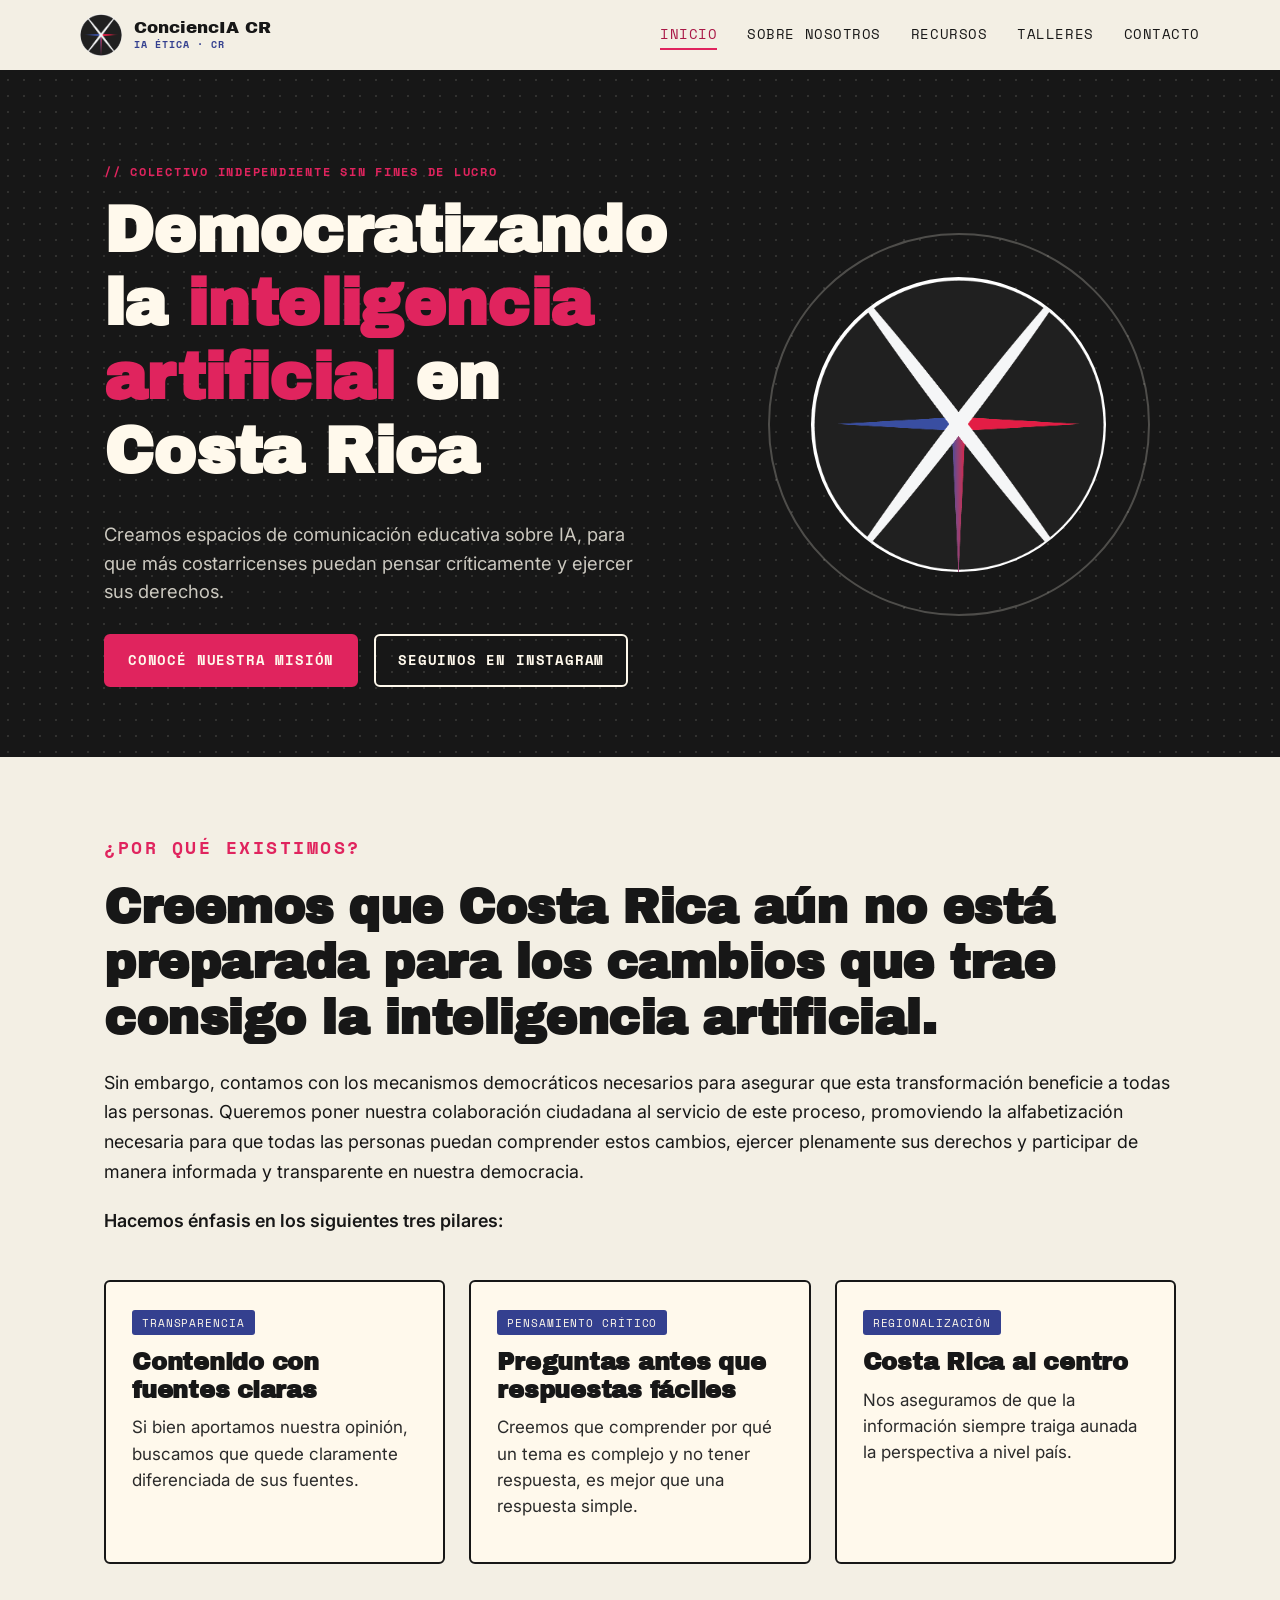
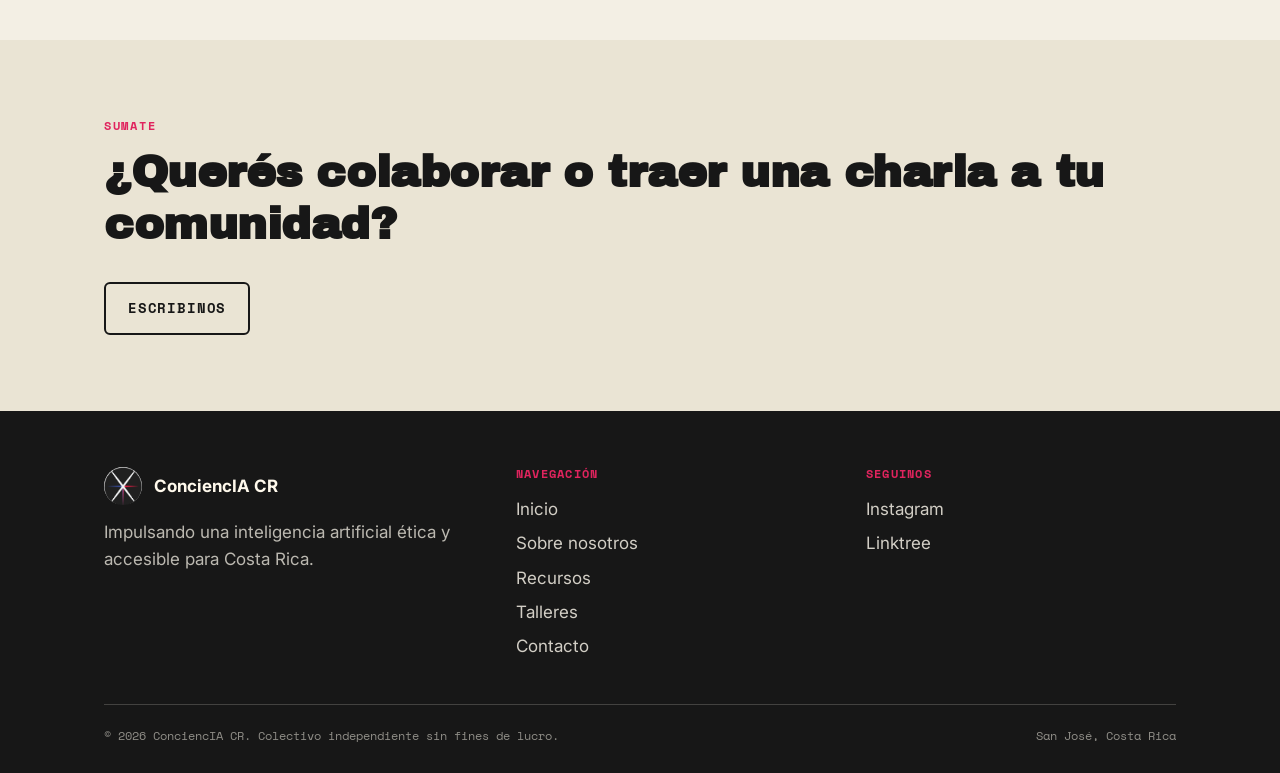
<file: index.html>
<!DOCTYPE html>
<html lang="es">
<head>
<meta charset="UTF-8">
<meta name="viewport" content="width=device-width, initial-scale=1.0">
<title>ConciencIA CR — IA ética y accesible para Costa Rica</title>
<meta name="description" content="Colectivo independiente costarricense que democratiza la educación en inteligencia artificial y promueve el pensamiento crítico.">
<link rel="icon" href="assets/logo.png">
<link rel="preconnect" href="https://fonts.googleapis.com">
<link rel="preconnect" href="https://fonts.gstatic.com" crossorigin>
<link href="https://fonts.googleapis.com/css2?family=Archivo+Black&family=Space+Mono:wght@400;700&family=Inter:wght@400;500;600;700&display=swap" rel="stylesheet">
<link rel="stylesheet" href="css/style.css">
</head>
<body>

<header class="site-header">
  <div class="container nav">
    <a href="index.html" class="brand">
      <img src="assets/logo.png" alt="ConciencIA CR">
      <span class="brand-text">ConciencIA CR<span>IA ÉTICA · CR</span></span>
    </a>
    <button class="nav-toggle" aria-label="Abrir menú" aria-expanded="false">
      <span></span><span></span><span></span>
    </button>
    <ul class="nav-links">
      <li><a href="index.html" aria-current="page">Inicio</a></li>
      <li><a href="sobre-nosotros.html">Sobre nosotros</a></li>
      <li><a href="recursos.html">Recursos</a></li>
      <li><a href="talleres.html">Talleres</a></li>
      <li><a href="contacto.html">Contacto</a></li>
    </ul>
  </div>
</header>

<section class="hero">
  <div class="container hero-grid">
    <div>
      <p class="eyebrow">// colectivo independiente sin fines de lucro</p>
      <h1>Democratizando la <span class="accent">inteligencia artificial</span> en Costa Rica</h1>
      <p class="hero-lead">Creamos espacios de comunicación educativa sobre IA, para que más costarricenses puedan pensar críticamente y ejercer sus derechos.</p>
      <div class="hero-actions">
        <a class="btn btn-primary" href="sobre-nosotros.html">Conocé nuestra misión</a>
        <a class="btn btn-ghost" href="https://www.instagram.com/cr.conciencia/" target="_blank" rel="noopener">Seguinos en Instagram</a>
      </div>
    </div>
    <div class="hero-visual">
      <img src="assets/logo.png" alt="">
    </div>
  </div>
</section>

<section>
  <div class="container">
    <div class="section-head section-head-wide">
      <p class="eyebrow">¿Por qué existimos?</p>
      <h2>Creemos que Costa Rica aún no está preparada para los cambios que trae consigo la inteligencia artificial.</h2>
      <p>Sin embargo, contamos con los mecanismos democráticos necesarios para asegurar que esta transformación beneficie a todas las personas. Queremos poner nuestra colaboración ciudadana al servicio de este proceso, promoviendo la alfabetización necesaria para que todas las personas puedan comprender estos cambios, ejercer plenamente sus derechos y participar de manera informada y transparente en nuestra democracia.</p>
      <p style="font-weight: 600; margin-top: 20px;">Hacemos énfasis en los siguientes tres pilares:</p>
    </div>
    <div class="card-grid">
      <div class="card">
        <span class="tag">Transparencia</span>
        <h3>Contenido con fuentes claras</h3>
        <p>Si bien aportamos nuestra opinión, buscamos que quede claramente diferenciada de sus fuentes.</p>
      </div>
      <div class="card">
        <span class="tag">Pensamiento crítico</span>
        <h3>Preguntas antes que respuestas fáciles</h3>
        <p>Creemos que comprender por qué un tema es complejo y no tener respuesta, es mejor que una respuesta simple.</p>
      </div>
      <div class="card">
        <span class="tag">Regionalización</span>
        <h3>Costa Rica al centro</h3>
        <p>Nos aseguramos de que la información siempre traiga aunada la perspectiva a nivel país.</p>
      </div>
    </div>
  </div>
</section>

<section class="bg-paper">
  <div class="container" style="display:flex; align-items:center; justify-content:space-between; gap:32px; flex-wrap:wrap;">
    <div>
      <p class="eyebrow">Sumate</p>
      <h2 style="margin-bottom:0;">¿Querés colaborar o traer una charla a tu comunidad?</h2>
    </div>
    <a class="btn btn-dark" href="contacto.html">Escribinos</a>
  </div>
</section>

<footer class="site-footer">
  <div class="container">
    <div class="footer-grid">
      <div>
        <div class="footer-brand">
          <img src="assets/logo.png" alt="ConciencIA CR">
          <strong>ConciencIA CR</strong>
        </div>
        <p style="color:rgba(243,239,228,0.75); max-width:38ch;">Impulsando una inteligencia artificial ética y accesible para Costa Rica.</p>
      </div>
      <div>
        <h4>Navegación</h4>
        <ul>
           <li><a href="index.html">Inicio</a></li>
           <li><a href="sobre-nosotros.html">Sobre nosotros</a></li>
           <li><a href="recursos.html">Recursos</a></li>
           <li><a href="talleres.html">Talleres</a></li>
           <li><a href="contacto.html">Contacto</a></li>
        </ul>
      </div>
      <div>
        <h4>Seguinos</h4>
        <ul>
          <li><a href="https://www.instagram.com/cr.conciencia/" target="_blank" rel="noopener">Instagram</a></li>
          <li><a href="https://linktr.ee/cr.conciencia" target="_blank" rel="noopener">Linktree</a></li>
        </ul>
      </div>
    </div>
    <div class="footer-bottom">
      <span>© 2026 ConciencIA CR. Colectivo independiente sin fines de lucro.</span>
      <span>San José, Costa Rica</span>
    </div>
  </div>
</footer>

<script src="js/main.js"></script>
</body>
</html>
</file>
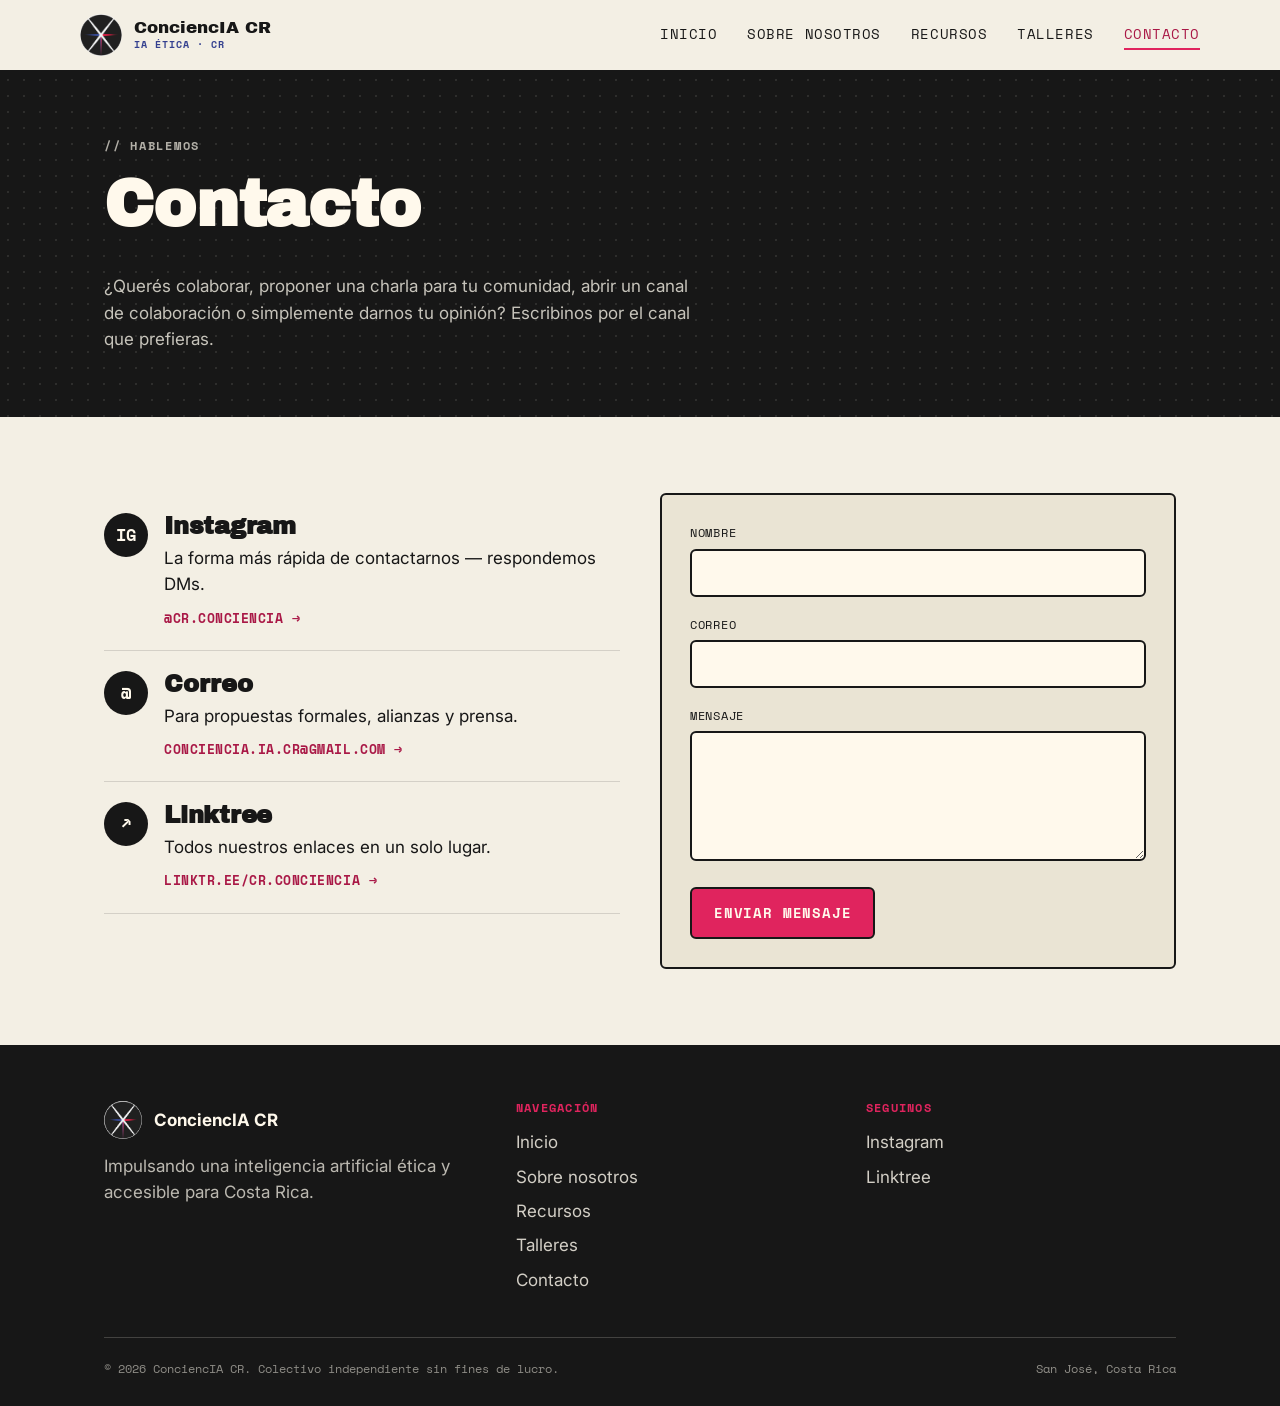
<file: contacto.html>
<!DOCTYPE html>
<html lang="es">
<head>
<meta charset="UTF-8">
<meta name="viewport" content="width=device-width, initial-scale=1.0">
<title>Contacto — ConciencIA CR</title>
<meta name="description" content="Escribinos a ConciencIA CR: colaboraciones, charlas y alianzas para una IA ética y accesible en Costa Rica.">
<link rel="icon" href="assets/logo.png">
<link rel="preconnect" href="https://fonts.googleapis.com">
<link rel="preconnect" href="https://fonts.gstatic.com" crossorigin>
<link href="https://fonts.googleapis.com/css2?family=Archivo+Black&family=Space+Mono:wght@400;700&family=Inter:wght@400;500;600;700&display=swap" rel="stylesheet">
<link rel="stylesheet" href="css/style.css">
</head>
<body>

<header class="site-header">
  <div class="container nav">
    <a href="index.html" class="brand">
      <img src="assets/logo.png" alt="ConciencIA CR">
      <span class="brand-text">ConciencIA CR<span>IA ÉTICA · CR</span></span>
    </a>
    <button class="nav-toggle" aria-label="Abrir menú" aria-expanded="false">
      <span></span><span></span><span></span>
    </button>
    <ul class="nav-links">
      <li><a href="index.html">Inicio</a></li>
      <li><a href="sobre-nosotros.html">Sobre nosotros</a></li>
      <li><a href="recursos.html">Recursos</a></li>
      <li><a href="talleres.html">Talleres</a></li>
      <li><a href="contacto.html" aria-current="page">Contacto</a></li>
    </ul>
  </div>
</header>

<section class="page-hero">
  <div class="container">
    <p class="eyebrow" style="color:#f3efe4b3;">// hablemos</p>
    <h1>Contacto</h1>
    <p>¿Querés colaborar, proponer una charla para tu comunidad, abrir un canal de colaboración o simplemente darnos tu opinión? Escribinos por el canal que prefieras.</p>
  </div>
</section>

<section>
  <div class="container contact-grid">
    <div>
      <div class="contact-channel">
        <span class="icon">IG</span>
        <div>
          <h3 style="margin-bottom:4px;">Instagram</h3>
          <p style="margin-bottom:6px;">La forma más rápida de contactarnos — respondemos DMs.</p>
          <a class="card-link" href="https://www.instagram.com/cr.conciencia/" target="_blank" rel="noopener">@cr.conciencia →</a>
        </div>
      </div>
      <div class="contact-channel">
        <span class="icon">@</span>
        <div>
          <h3 style="margin-bottom:4px;">Correo</h3>
          <p style="margin-bottom:6px;">Para propuestas formales, alianzas y prensa.</p>
          <a class="card-link" href="mailto:conciencia.ia.cr@gmail.com">conciencia.ia.cr@gmail.com →</a>
        </div>
      </div>
      <div class="contact-channel">
        <span class="icon">↗</span>
        <div>
          <h3 style="margin-bottom:4px;">Linktree</h3>
          <p style="margin-bottom:6px;">Todos nuestros enlaces en un solo lugar.</p>
          <a class="card-link" href="https://linktr.ee/cr.conciencia" target="_blank" rel="noopener">linktr.ee/cr.conciencia →</a>
        </div>
      </div>
    </div>

    <div>
      <form id="contact-form" class="grain-panel" style="padding:28px; border-radius:6px;">
        <div class="form-field">
          <label for="nombre">Nombre</label>
          <input type="text" id="nombre" name="nombre" required>
        </div>
        <div class="form-field">
          <label for="email">Correo</label>
          <input type="email" id="email" name="email" required>
        </div>
        <div class="form-field">
          <label for="mensaje">Mensaje</label>
          <textarea id="mensaje" name="mensaje" required></textarea>
        </div>
        <button type="submit" class="btn btn-primary" style="border:2px solid var(--ink); background:var(--crimson); border-color:var(--ink);">Enviar mensaje</button>
      </form>
    </div>
  </div>
</section>

<footer class="site-footer">
  <div class="container">
    <div class="footer-grid">
      <div>
        <div class="footer-brand">
          <img src="assets/logo.png" alt="ConciencIA CR">
          <strong>ConciencIA CR</strong>
        </div>
        <p style="color:rgba(243,239,228,0.75); max-width:38ch;">Impulsando una inteligencia artificial ética y accesible para Costa Rica.</p>
      </div>
      <div>
        <h4>Navegación</h4>
        <ul>
           <li><a href="index.html">Inicio</a></li>
           <li><a href="sobre-nosotros.html">Sobre nosotros</a></li>
           <li><a href="recursos.html">Recursos</a></li>
           <li><a href="talleres.html">Talleres</a></li>
           <li><a href="contacto.html">Contacto</a></li>
        </ul>
      </div>
      <div>
        <h4>Seguinos</h4>
        <ul>
          <li><a href="https://www.instagram.com/cr.conciencia/" target="_blank" rel="noopener">Instagram</a></li>
          <li><a href="https://linktr.ee/cr.conciencia" target="_blank" rel="noopener">Linktree</a></li>
        </ul>
      </div>
    </div>
    <div class="footer-bottom">
      <span>© 2026 ConciencIA CR. Colectivo independiente sin fines de lucro.</span>
      <span>San José, Costa Rica</span>
    </div>
  </div>
</footer>

<script src="js/main.js"></script>
</body>
</html>
</file>
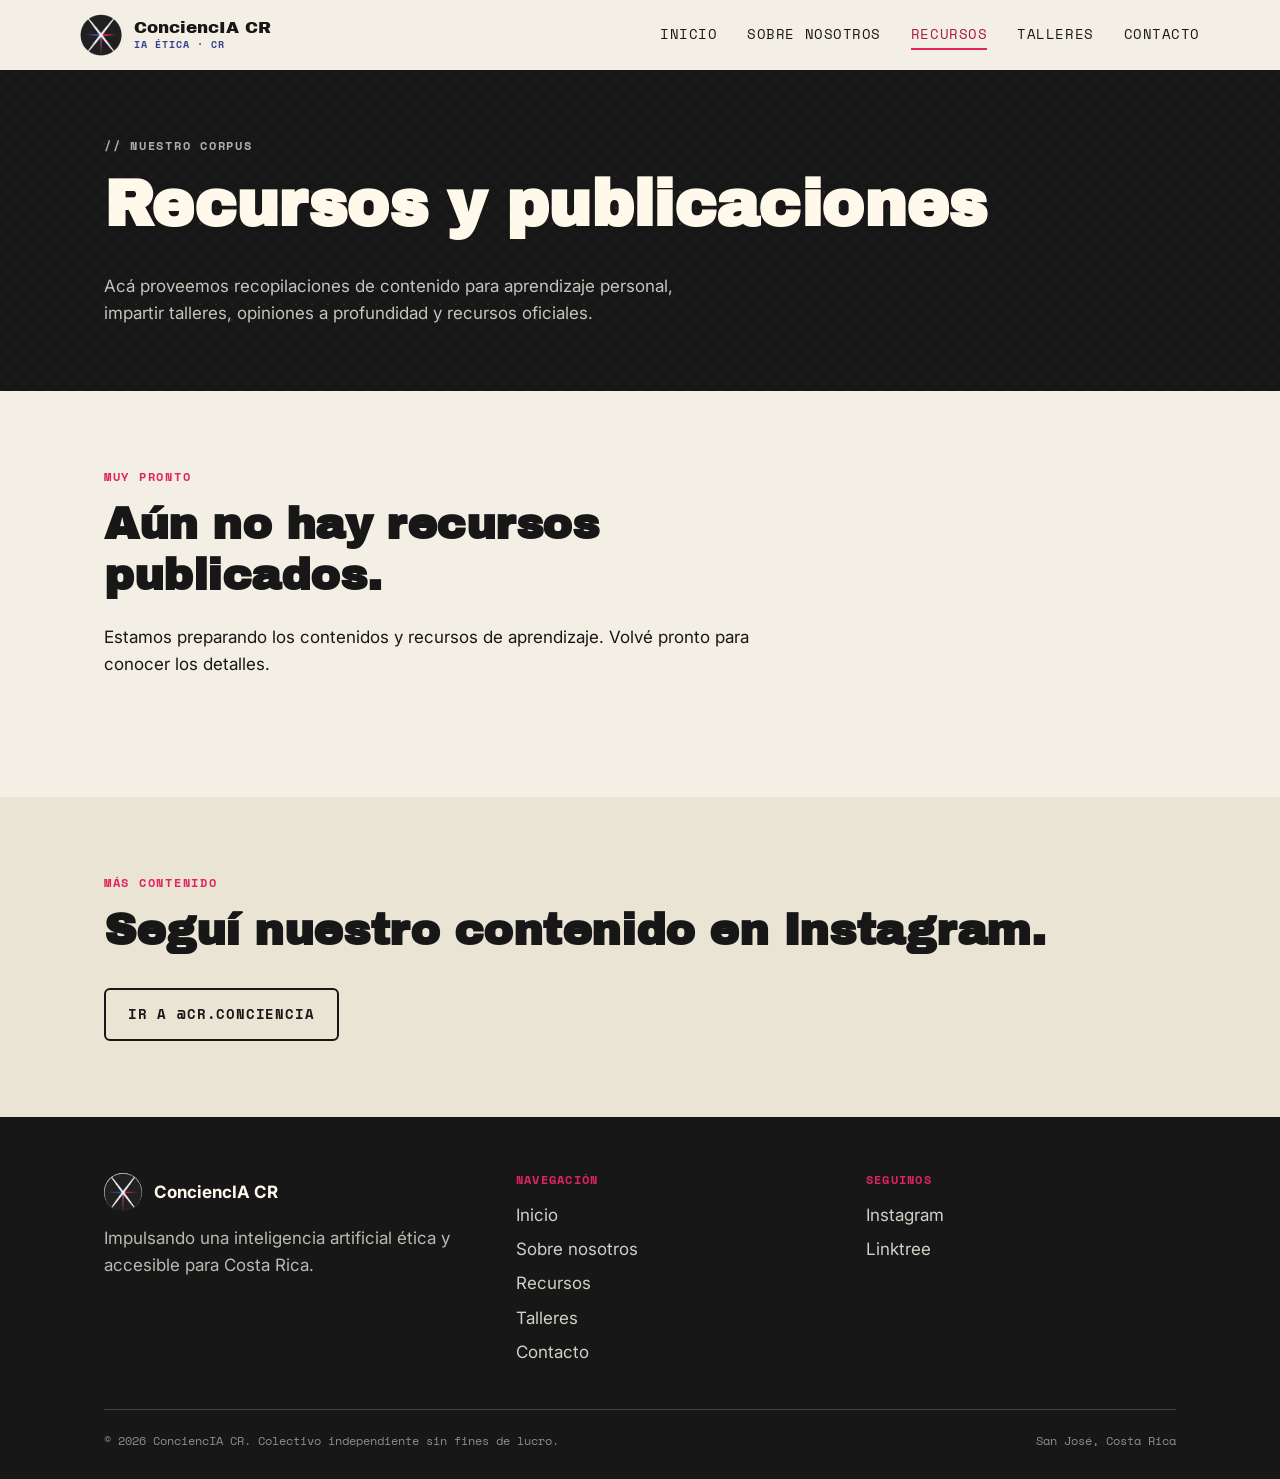
<file: recursos.html>
<!DOCTYPE html>
<html lang="es">
<head>
<meta charset="UTF-8">
<meta name="viewport" content="width=device-width, initial-scale=1.0">
<title>Recursos — ConciencIA CR</title>
<meta name="description" content="Reflexiones y recursos educativos sobre inteligencia artificial: desinformación, empleo, sesgos y más, desde una perspectiva costarricense.">
<link rel="icon" href="assets/logo.png">
<link rel="preconnect" href="https://fonts.googleapis.com">
<link rel="preconnect" href="https://fonts.gstatic.com" crossorigin>
<link href="https://fonts.googleapis.com/css2?family=Archivo+Black&family=Space+Mono:wght@400;700&family=Inter:wght@400;500;600;700&display=swap" rel="stylesheet">
<link rel="stylesheet" href="css/style.css">
</head>
<body>

<header class="site-header">
  <div class="container nav">
    <a href="index.html" class="brand">
      <img src="assets/logo.png" alt="ConciencIA CR">
      <span class="brand-text">ConciencIA CR<span>IA ÉTICA · CR</span></span>
    </a>
    <button class="nav-toggle" aria-label="Abrir menú" aria-expanded="false">
      <span></span><span></span><span></span>
    </button>
    <ul class="nav-links">
      <li><a href="index.html">Inicio</a></li>
      <li><a href="sobre-nosotros.html">Sobre nosotros</a></li>
      <li><a href="recursos.html" aria-current="page">Recursos</a></li>
      <li><a href="talleres.html">Talleres</a></li>
      <li><a href="contacto.html">Contacto</a></li>
    </ul>
  </div>
</header>

<section class="page-hero">
  <div class="container">
    <p class="eyebrow" style="color:#f3efe4b3;">// nuestro corpus</p>
    <h1>Recursos y publicaciones</h1>
    <p>Acá proveemos recopilaciones de contenido para aprendizaje personal, impartir talleres, opiniones a profundidad y recursos oficiales.</p>
  </div>
</section>

<section>
  <div class="container">
    <div class="section-head">
      <p class="eyebrow">Muy pronto</p>
      <h2>Aún no hay recursos publicados.</h2>
      <p>Estamos preparando los contenidos y recursos de aprendizaje. Volvé pronto para conocer los detalles.</p>
    </div>
  </div>
</section>

<section class="bg-paper">
  <div class="container" style="display:flex; align-items:center; justify-content:space-between; gap:32px; flex-wrap:wrap;">
    <div>
      <p class="eyebrow">Más contenido</p>
      <h2 style="margin-bottom:0;">Seguí nuestro contenido en Instagram.</h2>
    </div>
    <a class="btn btn-dark" href="https://www.instagram.com/cr.conciencia/" target="_blank" rel="noopener">Ir a @cr.conciencia</a>
  </div>
</section>

<footer class="site-footer">
  <div class="container">
    <div class="footer-grid">
      <div>
        <div class="footer-brand">
          <img src="assets/logo.png" alt="ConciencIA CR">
          <strong>ConciencIA CR</strong>
        </div>
        <p style="color:rgba(243,239,228,0.75); max-width:38ch;">Impulsando una inteligencia artificial ética y accesible para Costa Rica.</p>
      </div>
      <div>
        <h4>Navegación</h4>
        <ul>
           <li><a href="index.html">Inicio</a></li>
           <li><a href="sobre-nosotros.html">Sobre nosotros</a></li>
           <li><a href="recursos.html">Recursos</a></li>
           <li><a href="talleres.html">Talleres</a></li>
           <li><a href="contacto.html">Contacto</a></li>
        </ul>
      </div>
      <div>
        <h4>Seguinos</h4>
        <ul>
          <li><a href="https://www.instagram.com/cr.conciencia/" target="_blank" rel="noopener">Instagram</a></li>
          <li><a href="https://linktr.ee/cr.conciencia" target="_blank" rel="noopener">Linktree</a></li>
        </ul>
      </div>
    </div>
    <div class="footer-bottom">
      <span>© 2026 ConciencIA CR. Colectivo independiente sin fines de lucro.</span>
      <span>San José, Costa Rica</span>
    </div>
  </div>
</footer>

<script src="js/main.js"></script>
</body>
</html>
</file>
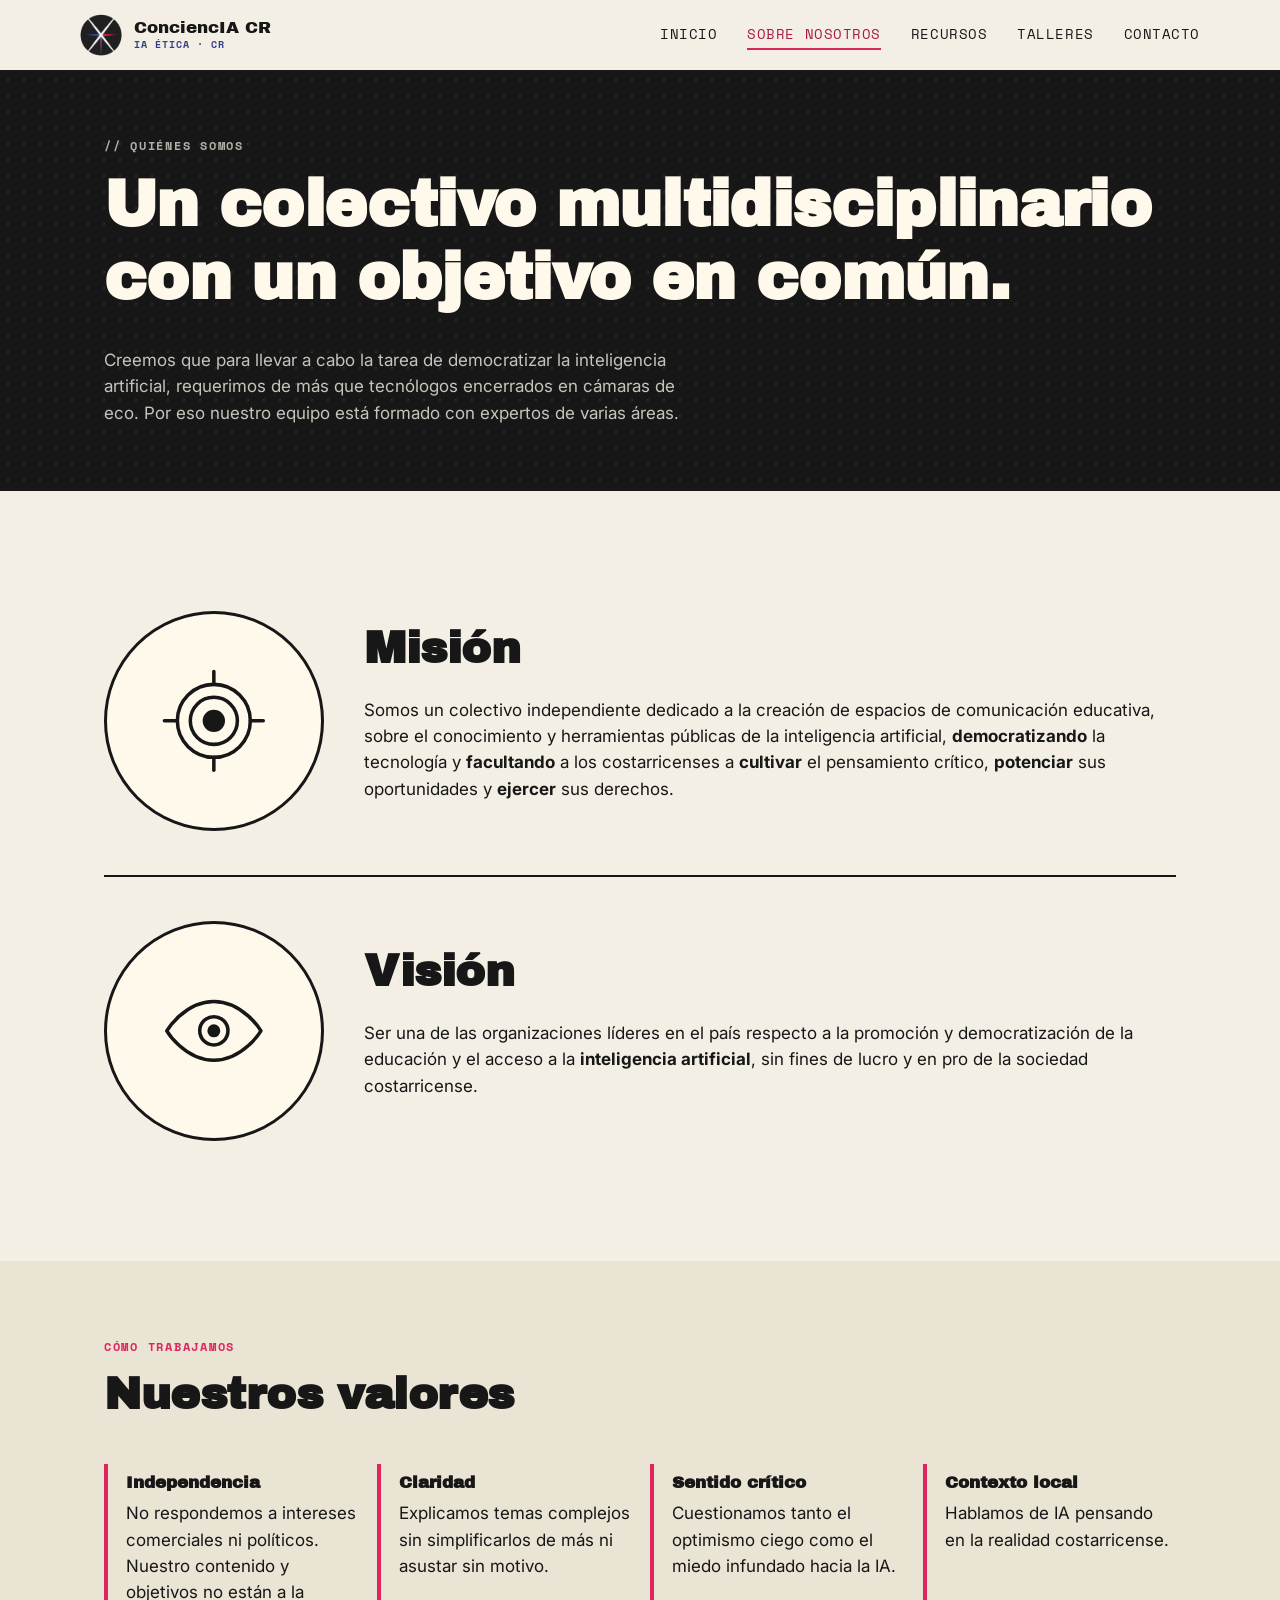
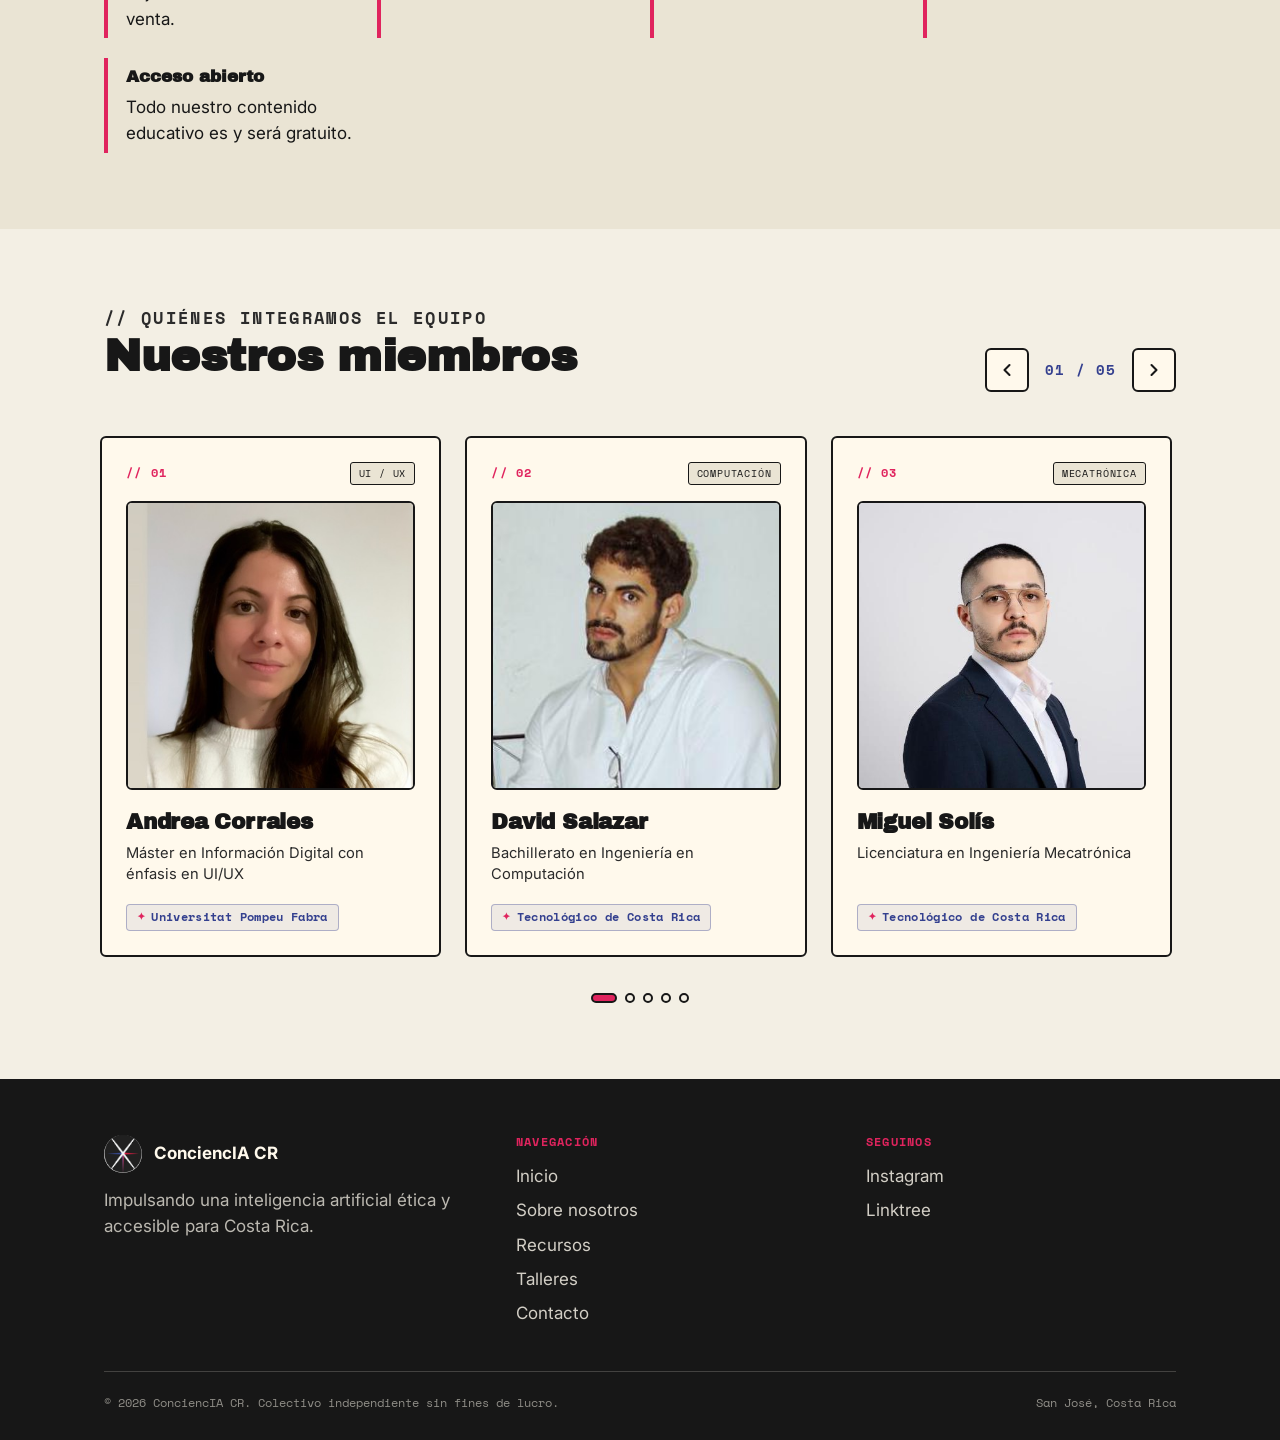
<file: sobre-nosotros.html>
<!DOCTYPE html>
<html lang="es">
<head>
<meta charset="UTF-8">
<meta name="viewport" content="width=device-width, initial-scale=1.0">
<title>Sobre nosotros — ConciencIA CR</title>
<meta name="description" content="Misión, visión y valores de ConciencIA CR, colectivo independiente por una IA ética y accesible en Costa Rica.">
<link rel="icon" href="assets/logo.png">
<link rel="preconnect" href="https://fonts.googleapis.com">
<link rel="preconnect" href="https://fonts.gstatic.com" crossorigin>
<link href="https://fonts.googleapis.com/css2?family=Archivo+Black&family=Space+Mono:wght@400;700&family=Inter:wght@400;500;600;700&display=swap" rel="stylesheet">
<link rel="stylesheet" href="css/style.css">
</head>
<body>

<header class="site-header">
  <div class="container nav">
    <a href="index.html" class="brand">
      <img src="assets/logo.png" alt="ConciencIA CR">
      <span class="brand-text">ConciencIA CR<span>IA ÉTICA · CR</span></span>
    </a>
    <button class="nav-toggle" aria-label="Abrir menú" aria-expanded="false">
      <span></span><span></span><span></span>
    </button>
    <ul class="nav-links">
      <li><a href="index.html">Inicio</a></li>
      <li><a href="sobre-nosotros.html" aria-current="page">Sobre nosotros</a></li>
      <li><a href="recursos.html">Recursos</a></li>
      <li><a href="talleres.html">Talleres</a></li>
      <li><a href="contacto.html">Contacto</a></li>
    </ul>
  </div>
</header>

<section class="page-hero">
  <div class="container">
    <p class="eyebrow" style="color:#f3efe4b3;">// quiénes somos</p>
    <h1>Un colectivo multidisciplinario con un objetivo en común.</h1>
    <p>Creemos que para llevar a cabo la tarea de democratizar la inteligencia artificial, requerimos de más que tecnólogos encerrados en cámaras de eco. Por eso nuestro equipo está formado con expertos de varias áreas.</p>
  </div>
</section>

<section>
  <div class="container">
    <div class="mv-block">
      <div class="mv-icon">
        <svg viewBox="0 0 100 100" fill="none" stroke="#171717" stroke-width="3" stroke-linejoin="round" stroke-linecap="round">
          <circle cx="50" cy="50" r="31"/>
          <circle cx="50" cy="50" r="20"/>
          <circle cx="50" cy="50" r="8" fill="#171717"/>
          <line x1="50" y1="8" x2="50" y2="19"/>
          <line x1="50" y1="81" x2="50" y2="92"/>
          <line x1="8" y1="50" x2="19" y2="50"/>
          <line x1="81" y1="50" x2="92" y2="50"/>
        </svg>
      </div>
      <div>
        <h2>Misión</h2>
        <p>Somos un colectivo independiente dedicado a la creación de espacios de comunicación educativa, sobre el conocimiento y herramientas públicas de la inteligencia artificial, <strong>democratizando</strong> la tecnología y <strong>facultando</strong> a los costarricenses a <strong>cultivar</strong> el pensamiento crítico, <strong>potenciar</strong> sus oportunidades y <strong>ejercer</strong> sus derechos.</p>
      </div>
    </div>

    <div class="mv-block">
      <div class="mv-icon">
        <svg viewBox="0 0 100 100" fill="none" stroke="#171717" stroke-width="3" stroke-linejoin="round" stroke-linecap="round">
          <path d="M10 50s15-25 40-25 40 25 40 25-15 25-40 25S10 50 10 50Z"/>
          <circle cx="50" cy="50" r="12"/>
          <circle cx="50" cy="50" r="4" fill="#171717"/>
        </svg>
      </div>
      <div>
        <h2>Visión</h2>
        <p>Ser una de las organizaciones líderes en el país respecto a la promoción y democratización de la educación y el acceso a la <strong>inteligencia artificial</strong>, sin fines de lucro y en pro de la sociedad costarricense.</p>
      </div>
    </div>
  </div>
</section>

<section class="bg-paper">
  <div class="container">
    <div class="section-head">
      <p class="eyebrow">Cómo trabajamos</p>
      <h2>Nuestros valores</h2>
    </div>
    <ul class="value-list">
      <li><strong>Independencia</strong>No respondemos a intereses comerciales ni políticos. Nuestro contenido y objetivos no están a la venta.</li>
      <li><strong>Claridad</strong>Explicamos temas complejos sin simplificarlos de más ni asustar sin motivo.</li>
      <li><strong>Sentido crítico</strong>Cuestionamos tanto el optimismo ciego como el miedo infundado hacia la IA.</li>
      <li><strong>Contexto local</strong>Hablamos de IA pensando en la realidad costarricense.</li>
      <li><strong>Acceso abierto</strong>Todo nuestro contenido educativo es y será gratuito.</li>
    </ul>
  </div>
</section>

<section id="equipo" class="team-section">
  <div class="container">
    <div class="team-header-row">
      <div class="team-header-content">
        <p class="eyebrow">// quiénes integramos el equipo</p>
        <h2>Nuestros miembros</h2>
      </div>
      <div class="carousel-controls">
        <button class="carousel-btn" id="team-carousel-prev" aria-label="Miembro anterior" title="Anterior">
          <svg width="20" height="20" viewBox="0 0 24 24" fill="none" stroke="currentColor" stroke-width="2.5" stroke-linecap="round" stroke-linejoin="round">
            <polyline points="15 18 9 12 15 6"></polyline>
          </svg>
        </button>
        <span class="carousel-counter" id="team-carousel-counter">01 / 05</span>
        <button class="carousel-btn" id="team-carousel-next" aria-label="Siguiente miembro" title="Siguiente">
          <svg width="20" height="20" viewBox="0 0 24 24" fill="none" stroke="currentColor" stroke-width="2.5" stroke-linecap="round" stroke-linejoin="round">
            <polyline points="9 18 15 12 9 6"></polyline>
          </svg>
        </button>
      </div>
    </div>

    <div class="team-carousel-container">
      <div class="team-carousel-track" id="team-carousel-track" role="region" aria-roledescription="carrusel" aria-label="Integrantes del colectivo" tabindex="0">
        
        <!-- Miembro 1: Andrea Corrales -->
        <div class="team-carousel-slide" role="group" aria-roledescription="slide" aria-label="1 de 5">
          <article class="team-card-inner">
            <div class="team-card-top">
              <span class="team-card-index">// 01</span>
              <span class="team-card-tag">UI / UX</span>
            </div>
            <div class="team-photo-wrap">
              <img src="assets/team/andrea-corrales.jpg" alt="Andrea Corrales" class="team-member-img" loading="lazy">
            </div>
            <div class="team-info">
              <h3 class="team-name">Andrea Corrales</h3>
              <p class="team-degree">Máster en Información Digital con énfasis en UI/UX</p>
              <div class="team-univ-wrap">
                <span class="team-univ-tag">Universitat Pompeu Fabra</span>
              </div>
            </div>
          </article>
        </div>

        <!-- Miembro 2: David Salazar -->
        <div class="team-carousel-slide" role="group" aria-roledescription="slide" aria-label="2 de 5">
          <article class="team-card-inner">
            <div class="team-card-top">
              <span class="team-card-index">// 02</span>
              <span class="team-card-tag">Computación</span>
            </div>
            <div class="team-photo-wrap">
              <img src="assets/team/david-salazar.jpg" alt="David Salazar" class="team-member-img" loading="lazy">
            </div>
            <div class="team-info">
              <h3 class="team-name">David Salazar</h3>
              <p class="team-degree">Bachillerato en Ingeniería en Computación</p>
              <div class="team-univ-wrap">
                <span class="team-univ-tag">Tecnológico de Costa Rica</span>
              </div>
            </div>
          </article>
        </div>

        <!-- Miembro 3: Miguel Solís -->
        <div class="team-carousel-slide" role="group" aria-roledescription="slide" aria-label="3 de 5">
          <article class="team-card-inner">
            <div class="team-card-top">
              <span class="team-card-index">// 03</span>
              <span class="team-card-tag">Mecatrónica</span>
            </div>
            <div class="team-photo-wrap">
              <img src="assets/team/miguel-solis.jpg" alt="Miguel Solís" class="team-member-img" loading="lazy">
            </div>
            <div class="team-info">
              <h3 class="team-name">Miguel Solís</h3>
              <p class="team-degree">Licenciatura en Ingeniería Mecatrónica</p>
              <div class="team-univ-wrap">
                <span class="team-univ-tag">Tecnológico de Costa Rica</span>
              </div>
            </div>
          </article>
        </div>

        <!-- Miembro 4: Minor Montero -->
        <div class="team-carousel-slide" role="group" aria-roledescription="slide" aria-label="4 de 5">
          <article class="team-card-inner">
            <div class="team-card-top">
              <span class="team-card-index">// 04</span>
              <span class="team-card-tag">Sociología</span>
            </div>
            <div class="team-photo-wrap">
              <img src="assets/team/minor-montero.jpg" alt="Minor Montero" class="team-member-img" loading="lazy">
            </div>
            <div class="team-info">
              <h3 class="team-name">Minor Montero</h3>
              <p class="team-degree">Bachillerato en Sociología</p>
              <div class="team-univ-wrap">
                <span class="team-univ-tag">Universidad de Costa Rica</span>
              </div>
            </div>
          </article>
        </div>

        <!-- Miembro 5: Yerlin Retana -->
        <div class="team-carousel-slide" role="group" aria-roledescription="slide" aria-label="5 de 5">
          <article class="team-card-inner">
            <div class="team-card-top">
              <span class="team-card-index">// 05</span>
              <span class="team-card-tag">Educación</span>
            </div>
            <div class="team-photo-wrap">
              <img src="assets/team/yerlin-retana.jpg" alt="Yerlin Retana" class="team-member-img" style="object-position: center 55%;" loading="lazy">
            </div>
            <div class="team-info">
              <h3 class="team-name">Yerlin Retana</h3>
              <p class="team-degree">Licenciatura en la Enseñanza de los Estudios Sociales y Educación Cívica</p>
              <div class="team-univ-wrap">
                <span class="team-univ-tag">Universidad Nacional de Costa Rica</span>
              </div>
            </div>
          </article>
        </div>

      </div>

      <div class="carousel-dots" id="team-carousel-dots" role="tablist" aria-label="Navegación de diapositivas"></div>
    </div>
  </div>
</section>

<footer class="site-footer">
  <div class="container">
    <div class="footer-grid">
      <div>
        <div class="footer-brand">
          <img src="assets/logo.png" alt="ConciencIA CR">
          <strong>ConciencIA CR</strong>
        </div>
        <p style="color:rgba(243,239,228,0.75); max-width:38ch;">Impulsando una inteligencia artificial ética y accesible para Costa Rica.</p>
      </div>
      <div>
        <h4>Navegación</h4>
        <ul>
           <li><a href="index.html">Inicio</a></li>
           <li><a href="sobre-nosotros.html">Sobre nosotros</a></li>
           <li><a href="recursos.html">Recursos</a></li>
           <li><a href="talleres.html">Talleres</a></li>
           <li><a href="contacto.html">Contacto</a></li>
        </ul>
      </div>
      <div>
        <h4>Seguinos</h4>
        <ul>
          <li><a href="https://www.instagram.com/cr.conciencia/" target="_blank" rel="noopener">Instagram</a></li>
          <li><a href="https://linktr.ee/cr.conciencia" target="_blank" rel="noopener">Linktree</a></li>
        </ul>
      </div>
    </div>
    <div class="footer-bottom">
      <span>© 2026 ConciencIA CR. Colectivo independiente sin fines de lucro.</span>
      <span>San José, Costa Rica</span>
    </div>
  </div>
</footer>

<script src="js/main.js"></script>
</body>
</html>
</file>
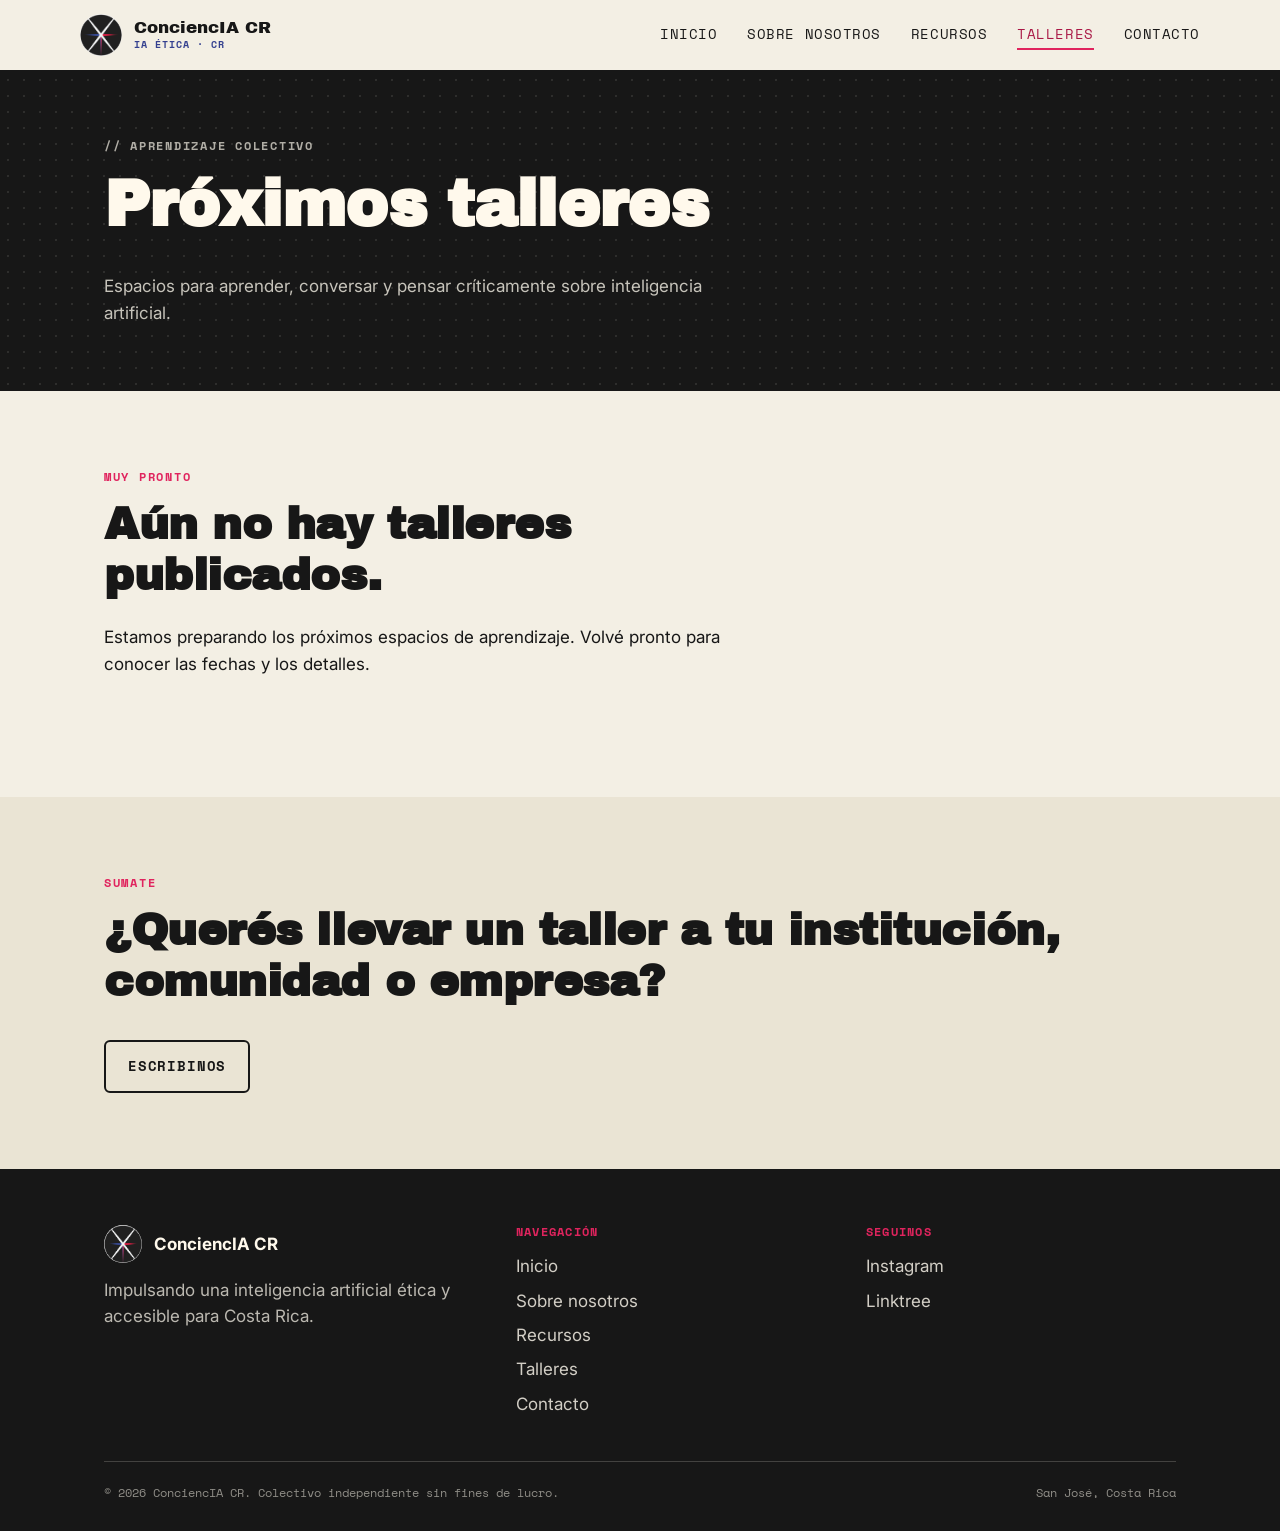
<file: talleres.html>
<!DOCTYPE html>
<html lang="es">
<head>
<meta charset="UTF-8">
<meta name="viewport" content="width=device-width, initial-scale=1.0">
<title>Próximos talleres — ConciencIA CR</title>
<meta name="description" content="Próximos talleres de ConciencIA CR sobre inteligencia artificial, pensamiento crítico y derechos digitales.">
<link rel="icon" href="assets/logo.png">
<link rel="preconnect" href="https://fonts.googleapis.com">
<link rel="preconnect" href="https://fonts.gstatic.com" crossorigin>
<link href="https://fonts.googleapis.com/css2?family=Archivo+Black&family=Space+Mono:wght@400;700&family=Inter:wght@400;500;600;700&display=swap" rel="stylesheet">
<link rel="stylesheet" href="css/style.css">
</head>
<body>

<header class="site-header">
  <div class="container nav">
    <a href="index.html" class="brand">
      <img src="assets/logo.png" alt="ConciencIA CR">
      <span class="brand-text">ConciencIA CR<span>IA ÉTICA · CR</span></span>
    </a>
    <button class="nav-toggle" aria-label="Abrir menú" aria-expanded="false">
      <span></span><span></span><span></span>
    </button>
    <ul class="nav-links">
      <li><a href="index.html">Inicio</a></li>
      <li><a href="sobre-nosotros.html">Sobre nosotros</a></li>
      <li><a href="recursos.html">Recursos</a></li>
      <li><a href="talleres.html" aria-current="page">Talleres</a></li>
      <li><a href="contacto.html">Contacto</a></li>
    </ul>
  </div>
</header>

<section class="page-hero">
  <div class="container">
    <p class="eyebrow" style="color:#f3efe4b3;">// aprendizaje colectivo</p>
    <h1>Próximos talleres</h1>
    <p>Espacios para aprender, conversar y pensar críticamente sobre inteligencia artificial.</p>
  </div>
</section>

<section>
  <div class="container">
    <div class="section-head">
      <p class="eyebrow">Muy pronto</p>
      <h2>Aún no hay talleres publicados.</h2>
      <p>Estamos preparando los próximos espacios de aprendizaje. Volvé pronto para conocer las fechas y los detalles.</p>
    </div>
  </div>
</section>

<section class="bg-paper">
  <div class="container" style="display:flex; align-items:center; justify-content:space-between; gap:32px; flex-wrap:wrap;">
    <div>
      <p class="eyebrow">Sumate</p>
      <h2 style="margin-bottom:0;">¿Querés llevar un taller a tu institución, comunidad o empresa?</h2>
    </div>
    <a class="btn btn-dark" href="contacto.html">Escribinos</a>
  </div>
</section>

<footer class="site-footer">
  <div class="container">
    <div class="footer-grid">
      <div>
        <div class="footer-brand">
          <img src="assets/logo.png" alt="ConciencIA CR">
          <strong>ConciencIA CR</strong>
        </div>
        <p style="color:rgba(243,239,228,0.75); max-width:38ch;">Impulsando una inteligencia artificial ética y accesible para Costa Rica.</p>
      </div>
      <div>
        <h4>Navegación</h4>
        <ul>
          <li><a href="index.html">Inicio</a></li>
          <li><a href="sobre-nosotros.html">Sobre nosotros</a></li>
          <li><a href="recursos.html">Recursos</a></li>
          <li><a href="talleres.html">Talleres</a></li>
          <li><a href="contacto.html">Contacto</a></li>
        </ul>
      </div>
      <div>
        <h4>Seguinos</h4>
        <ul>
          <li><a href="https://www.instagram.com/cr.conciencia/" target="_blank" rel="noopener">Instagram</a></li>
          <li><a href="https://linktr.ee/cr.conciencia" target="_blank" rel="noopener">Linktree</a></li>
        </ul>
      </div>
    </div>
    <div class="footer-bottom">
      <span>© 2026 ConciencIA CR. Colectivo independiente sin fines de lucro.</span>
      <span>San José, Costa Rica</span>
    </div>
  </div>
</footer>

<script src="js/main.js"></script>
</body>
</html>
</file>
<file: css/style.css>
/* ============================================================
   ConciencIA CR — Design System
   retro-tech-tropical: bold poster type, halftone/collage
   texture, navy/crimson gradient off a near-black ground.
   ============================================================ */

:root {
  --ink: #171717;
  --ink-soft: #2b2b2b;
  --cream: #f3efe4;
  --cream-2: #fff9ec;
  --paper: #eae4d4;
  --navy: #34408f;
  --navy-deep: #232c66;
  --crimson: #e0245e;
  --crimson-deep: #a91846;
  --line: rgba(23, 23, 23, 0.14);

  --font-display: "Archivo Black", "Arial Black", sans-serif;
  --font-mono: "Space Mono", "Courier New", monospace;
  --font-body: "Inter", "Helvetica Neue", Arial, sans-serif;

  --container: 1120px;
  --radius: 6px;
}

* { box-sizing: border-box; }

html {
  scroll-behavior: smooth;
  overflow-x: hidden;
}

body {
  margin: 0;
  background: var(--cream);
  color: var(--ink);
  font-family: var(--font-body);
  font-size: 17px;
  line-height: 1.55;
  -webkit-font-smoothing: antialiased;
  overflow-x: hidden;
  width: 100%;
}

img { max-width: 100%; display: block; }

a { color: inherit; }

.container {
  width: 100%;
  max-width: var(--container);
  margin: 0 auto;
  padding: 0 24px;
}

@media (max-width: 480px) {
  .container {
    padding: 0 16px;
  }
}

h1, h2, h3, h4 {
  font-family: var(--font-display);
  line-height: 1.15;
  margin: 0 0 0.5em;
  letter-spacing: -0.01em;
  overflow-wrap: break-word;
  word-wrap: break-word;
  hyphens: none;
  -webkit-hyphens: none;
}

h1 { font-size: clamp(1.8rem, 5vw, 4.2rem); }
h2 { font-size: clamp(1.45rem, 3.5vw, 2.8rem); }
h3 { font-size: clamp(1.15rem, 2.4vw, 1.5rem); }

@media (max-width: 600px) {
  h1 { font-size: 1.6rem; }
  h2 { font-size: 1.3rem; }
  h3 { font-size: 1.1rem; }
}

p { margin: 0 0 1em; }

.eyebrow {
  font-family: var(--font-mono);
  text-transform: uppercase;
  letter-spacing: 0.14em;
  font-size: 0.78rem;
  font-weight: 700;
  color: var(--crimson);
}

/* ---------- halftone / texture helpers ---------- */

.halftone-navy {
  background-image: radial-gradient(var(--navy) 1.4px, transparent 1.4px);
  background-size: 14px 14px;
  opacity: 0.5;
}

.halftone-crimson {
  background-image: radial-gradient(var(--crimson) 1.4px, transparent 1.4px);
  background-size: 14px 14px;
  opacity: 0.5;
}

.grain-panel {
  position: relative;
  background: var(--paper);
  border: 2px solid var(--ink);
}

.tricolor-rule {
  height: 6px;
  width: 100%;
  background: linear-gradient(90deg, var(--navy) 0 33.3%, #fff 33.3% 66.6%, var(--crimson) 66.6% 100%);
}

/* ============ Header / Nav ============ */

.site-header {
  position: sticky;
  top: 0;
  z-index: 50;
  background: var(--cream);
  border-bottom: 2px solid var(--ink);
}

.nav {
  display: flex;
  align-items: center;
  justify-content: space-between;
  padding: 14px 0;
}

.brand {
  display: flex;
  align-items: center;
  gap: 12px;
  text-decoration: none;
  color: var(--ink);
}

.brand img {
  width: 42px;
  height: 42px;
  border-radius: 50%;
  object-fit: cover;
}

.brand-text {
  font-family: var(--font-display);
  font-size: 1.05rem;
  line-height: 1;
}

.brand-text span {
  display: block;
  font-family: var(--font-mono);
  font-size: 0.62rem;
  letter-spacing: 0.1em;
  color: var(--navy);
  margin-top: 4px;
  font-weight: 700;
}

.nav-links {
  display: flex;
  gap: 30px;
  list-style: none;
  margin: 0;
  padding: 0;
  font-family: var(--font-mono);
  font-size: 0.85rem;
  letter-spacing: 0.04em;
  text-transform: uppercase;
}

.nav-links a {
  text-decoration: none;
  padding-bottom: 4px;
  border-bottom: 2px solid transparent;
  transition: border-color 0.15s ease, color 0.15s ease;
}

.nav-links a:hover,
.nav-links a[aria-current="page"] {
  border-color: var(--crimson);
  color: var(--crimson-deep);
}

.nav-toggle {
  display: none;
  background: none;
  border: 2px solid var(--ink);
  border-radius: var(--radius);
  width: 42px;
  height: 38px;
  cursor: pointer;
  flex-direction: column;
  align-items: center;
  justify-content: center;
  gap: 5px;
}

.nav-toggle span {
  width: 20px;
  height: 2px;
  background: var(--ink);
}

@media (max-width: 780px) {
  .nav-toggle { display: flex; }
  .nav-links {
    position: absolute;
    top: 100%;
    left: 0;
    right: 0;
    flex-direction: column;
    gap: 0;
    background: var(--cream-2);
    border-bottom: 2px solid var(--ink);
    max-height: 0;
    overflow: hidden;
    transition: max-height 0.25s ease;
  }
  .nav-links.is-open { max-height: 420px; }
  .nav-links li { border-top: 1px solid var(--line); }
  .nav-links a { display: block; padding: 16px 24px; }
}

/* ============ Hero ============ */

.hero {
  position: relative;
  overflow: hidden;
  padding: 90px 0 70px;
  background: var(--ink);
  color: var(--cream-2);
}

.hero::before {
  content: "";
  position: absolute;
  inset: 0;
  background-image: radial-gradient(rgba(243, 239, 228, 0.12) 1.4px, transparent 1.4px);
  background-size: 16px 16px;
  pointer-events: none;
}

.hero-grid {
  position: relative;
  display: grid;
  grid-template-columns: 1.15fr 0.85fr;
  gap: 50px;
  align-items: center;
}

@media (max-width: 860px) {
  .hero { padding: 60px 0 45px; }
  .hero-grid { grid-template-columns: 1fr; gap: 32px; }
  .hero-visual { max-width: 260px; margin: 10px auto 0; }
}

@media (max-width: 540px) {
  .hero-actions .btn { width: 100%; justify-content: center; }
}

.hero h1 {
  color: var(--cream-2);
}

.hero h1 .accent { color: var(--crimson); }

.hero-lead {
  font-size: 1.15rem;
  color: rgba(243, 239, 228, 0.82);
  max-width: 46ch;
}

.hero-actions {
  display: flex;
  gap: 16px;
  margin-top: 28px;
  flex-wrap: wrap;
}

.hero-visual {
  position: relative;
  aspect-ratio: 1;
  display: flex;
  align-items: center;
  justify-content: center;
}

.hero-visual::before {
  content: "";
  position: absolute;
  inset: 6%;
  border: 2px solid rgba(243, 239, 228, 0.25);
  border-radius: 50%;
}

.hero-visual img {
  width: 68%;
  aspect-ratio: 1;
  border-radius: 50%;
  object-fit: cover;
  animation: spin-slow 40s linear infinite;
}

@keyframes spin-slow {
  to { transform: rotate(360deg); }
}

@media (prefers-reduced-motion: reduce) {
  .hero-visual img { animation: none; }
}

/* ============ Buttons ============ */

.btn {
  display: inline-flex;
  align-items: center;
  gap: 10px;
  font-family: var(--font-mono);
  font-size: 0.85rem;
  text-transform: uppercase;
  letter-spacing: 0.06em;
  font-weight: 700;
  padding: 14px 22px;
  border: 2px solid currentColor;
  border-radius: var(--radius);
  text-decoration: none;
  transition: transform 0.15s ease, background 0.15s ease, color 0.15s ease;
}

.btn-primary {
  background: var(--crimson);
  border-color: var(--crimson);
  color: var(--cream-2);
}
.btn-primary:hover { transform: translate(-2px, -2px); background: var(--crimson-deep); }

.btn-ghost {
  color: var(--cream-2);
}
.btn-ghost:hover { transform: translate(-2px, -2px); background: rgba(243, 239, 228, 0.1); }

.btn-dark {
  color: var(--ink);
}
.btn-dark:hover { transform: translate(-2px, -2px); background: var(--ink); color: var(--cream-2); }

/* ============ Sections ============ */

section { padding: 76px 0; }

@media (max-width: 780px) {
  section { padding: 52px 0; }
}

.section-head {
  max-width: 62ch;
  margin-bottom: 44px;
}

.section-head-wide {
  max-width: 100%;
}

.section-head-wide h2 {
  max-width: 100%;
  font-size: clamp(1.65rem, 4vw, 3rem);
  line-height: 1.15;
  margin-bottom: 22px;
}

.section-head-wide p {
  max-width: 100%;
  font-size: 1.12rem;
  line-height: 1.65;
}

.bg-paper { background: var(--paper); }
.bg-ink { background: var(--ink); color: var(--cream-2); }

/* ---------- cards ---------- */

.card-grid {
  display: grid;
  grid-template-columns: repeat(auto-fit, minmax(min(260px, 100%), 1fr));
  gap: 24px;
}

.card {
  background: var(--cream-2);
  border: 2px solid var(--ink);
  border-radius: var(--radius);
  padding: 26px;
  position: relative;
  transition: transform 0.15s ease, box-shadow 0.15s ease;
}

.card:hover {
  transform: translate(-3px, -3px);
  box-shadow: 5px 5px 0 var(--ink);
}

.card .tag {
  display: inline-block;
  font-family: var(--font-mono);
  font-size: 0.7rem;
  text-transform: uppercase;
  letter-spacing: 0.08em;
  background: var(--navy);
  color: var(--cream-2);
  padding: 4px 10px;
  border-radius: 3px;
  margin-bottom: 14px;
}

.card h3 { margin-bottom: 10px; }

.card p { color: var(--ink-soft); margin-bottom: 16px; }

.card-link {
  font-family: var(--font-mono);
  font-size: 0.82rem;
  font-weight: 700;
  text-decoration: none;
  color: var(--crimson-deep);
  text-transform: uppercase;
  letter-spacing: 0.04em;
}

.card-link:hover { text-decoration: underline; }

/* ---------- mission / vision blocks ---------- */

.mv-block {
  display: grid;
  grid-template-columns: 220px 1fr;
  gap: 40px;
  align-items: center;
  padding: 44px 0;
  border-bottom: 2px solid var(--ink);
}

.mv-block:last-child { border-bottom: none; }

@media (max-width: 700px) {
  .mv-block { grid-template-columns: 1fr; gap: 20px; }
}

.mv-icon {
  width: 220px;
  height: 220px;
  border-radius: 50%;
  display: flex;
  align-items: center;
  justify-content: center;
  border: 3px solid var(--ink);
  background: var(--cream-2);
}

@media (max-width: 700px) {
  .mv-icon { width: 130px; height: 130px; }
}

.mv-icon svg { width: 55%; height: 55%; }

/* ---------- values ---------- */

.value-list {
  list-style: none;
  margin: 0;
  padding: 0;
  display: grid;
  grid-template-columns: repeat(auto-fit, minmax(min(220px, 100%), 1fr));
  gap: 20px;
}

.value-list li {
  border-left: 4px solid var(--crimson);
  padding: 6px 0 6px 18px;
}

.value-list strong {
  display: block;
  font-family: var(--font-display);
  font-size: 1.05rem;
  margin-bottom: 4px;
}

/* ---------- pull quote ---------- */

.pull-quote {
  font-family: var(--font-display);
  font-size: clamp(1.4rem, 3vw, 2.1rem);
  line-height: 1.25;
  max-width: 24ch;
}

/* ---------- footer ---------- */

.site-footer {
  background: var(--ink);
  color: var(--cream-2);
  padding: 56px 0 28px;
}

.footer-grid {
  display: grid;
  grid-template-columns: 1.2fr 1fr 1fr;
  gap: 40px;
  padding-bottom: 36px;
  border-bottom: 1px solid rgba(243, 239, 228, 0.2);
}

@media (max-width: 700px) {
  .footer-grid { grid-template-columns: 1fr; }
}

.footer-grid h4 {
  font-family: var(--font-mono);
  text-transform: uppercase;
  font-size: 0.78rem;
  letter-spacing: 0.1em;
  color: var(--crimson);
  margin-bottom: 14px;
}

.footer-grid ul {
  list-style: none;
  margin: 0;
  padding: 0;
}

.footer-grid li { margin-bottom: 8px; }
.footer-grid a { text-decoration: none; color: rgba(243, 239, 228, 0.85); }
.footer-grid a:hover { color: var(--cream-2); text-decoration: underline; }

.footer-brand {
  display: flex;
  align-items: center;
  gap: 12px;
  margin-bottom: 14px;
}

.footer-brand img { width: 38px; height: 38px; border-radius: 50%; object-fit: cover; }

.footer-bottom {
  display: flex;
  justify-content: space-between;
  flex-wrap: wrap;
  gap: 10px;
  padding-top: 22px;
  font-family: var(--font-mono);
  font-size: 0.75rem;
  color: rgba(243, 239, 228, 0.55);
}

/* ---------- page hero (inner pages) ---------- */

.page-hero {
  background: var(--ink);
  color: var(--cream-2);
  padding: 64px 0 48px;
  position: relative;
  overflow: hidden;
}

.page-hero::before {
  content: "";
  position: absolute;
  inset: 0;
  background-image: radial-gradient(rgba(243, 239, 228, 0.1) 1.4px, transparent 1.4px);
  background-size: 16px 16px;
}

.page-hero h1 { position: relative; color: var(--cream-2); }
.page-hero p { position: relative; max-width: 55ch; color: rgba(243, 239, 228, 0.8); }

/* ---------- contact ---------- */

.contact-grid {
  display: grid;
  grid-template-columns: 1fr 1fr;
  gap: 40px;
}

@media (max-width: 780px) {
  .contact-grid { grid-template-columns: 1fr; }
}

.contact-channel {
  display: flex;
  gap: 16px;
  align-items: flex-start;
  padding: 20px 0;
  border-bottom: 1px solid var(--line);
}

.contact-channel .icon {
  width: 44px;
  height: 44px;
  border-radius: 50%;
  background: var(--ink);
  color: var(--cream-2);
  display: flex;
  align-items: center;
  justify-content: center;
  font-family: var(--font-mono);
  font-weight: 700;
  flex-shrink: 0;
}

.form-field {
  margin-bottom: 18px;
}

.form-field label {
  display: block;
  font-family: var(--font-mono);
  font-size: 0.78rem;
  text-transform: uppercase;
  letter-spacing: 0.06em;
  margin-bottom: 6px;
}

.form-field input,
.form-field textarea {
  width: 100%;
  padding: 12px 14px;
  border: 2px solid var(--ink);
  border-radius: var(--radius);
  background: var(--cream-2);
  font-family: var(--font-body);
  font-size: 1rem;
}

.form-field textarea { resize: vertical; min-height: 130px; }

/* ---------- poster cards (Recursos) ---------- */

.poster-grid {
  display: grid;
  grid-template-columns: repeat(auto-fit, minmax(280px, 1fr));
  gap: 28px;
}

.poster-card {
  border: 2px solid var(--ink);
  border-radius: var(--radius);
  padding: 30px 28px;
  min-height: 260px;
  display: flex;
  flex-direction: column;
  justify-content: space-between;
  position: relative;
  overflow: hidden;
  text-decoration: none;
  color: var(--ink);
  transition: transform 0.15s ease, box-shadow 0.15s ease;
}

.poster-card:hover {
  transform: translate(-4px, -4px);
  box-shadow: 6px 6px 0 var(--ink);
}

.poster-card::after {
  content: "";
  position: absolute;
  inset: 0;
  background-image: radial-gradient(currentColor 1.4px, transparent 1.4px);
  background-size: 15px 15px;
  opacity: 0.14;
  pointer-events: none;
}

.poster-card h3 {
  font-size: 1.7rem;
  position: relative;
  margin-bottom: 12px;
}

.poster-card .poster-sub {
  position: relative;
  font-weight: 600;
  max-width: 32ch;
}

.poster-card .poster-quote {
  position: relative;
  font-family: var(--font-mono);
  font-size: 0.85rem;
  border: 2px solid currentColor;
  border-radius: 999px;
  padding: 6px 14px;
  display: inline-block;
  margin-top: 16px;
  width: fit-content;
}

.poster-card .poster-foot {
  position: relative;
  display: flex;
  align-items: center;
  justify-content: space-between;
  margin-top: 22px;
  font-family: var(--font-mono);
  font-size: 0.75rem;
  text-transform: uppercase;
  letter-spacing: 0.06em;
}

.poster-crimson { background: var(--crimson); color: var(--cream-2); }
.poster-cream   { background: var(--cream-2); color: var(--ink); }
.poster-navy    { background: var(--navy); color: var(--cream-2); }
.poster-forest  { background: #1f3d2f; color: #fff9ec; }

/* ---------- team carousel ---------- */

.team-section {
  position: relative;
  overflow: hidden;
}

.team-header-row {
  display: flex;
  justify-content: space-between;
  align-items: flex-end;
  gap: 28px;
  margin-bottom: 36px;
  flex-wrap: wrap;
}

.team-header-content {
  max-width: 58ch;
}

.team-header-content h2 {
  margin-bottom: 10px;
}

.team-header-content p {
  color: var(--ink-soft);
  margin-bottom: 0;
  font-size: 1.05rem;
}

.carousel-controls {
  display: flex;
  align-items: center;
  gap: 12px;
}

.carousel-btn {
  width: 44px;
  height: 44px;
  border-radius: var(--radius);
  border: 2px solid var(--ink);
  background: var(--cream-2);
  color: var(--ink);
  display: flex;
  align-items: center;
  justify-content: center;
  cursor: pointer;
  transition: transform 0.15s ease, background-color 0.15s ease, box-shadow 0.15s ease, color 0.15s ease;
}

.carousel-btn:hover:not(:disabled) {
  transform: translate(-2px, -2px);
  box-shadow: 3px 3px 0 var(--ink);
  background: var(--crimson);
  color: var(--cream-2);
}

.carousel-btn:active:not(:disabled) {
  transform: translate(0, 0);
  box-shadow: none;
}

.carousel-btn:disabled {
  opacity: 0.35;
  cursor: not-allowed;
  box-shadow: none;
  transform: none;
}

.carousel-counter {
  font-family: var(--font-mono);
  font-size: 0.85rem;
  font-weight: 700;
  letter-spacing: 0.08em;
  color: var(--navy);
  padding: 0 4px;
  min-width: 68px;
  text-align: center;
  user-select: none;
}

.team-carousel-container {
  position: relative;
  width: 100%;
}

.team-carousel-track {
  display: flex;
  gap: 24px;
  overflow-x: auto;
  scroll-snap-type: x mandatory;
  scroll-behavior: smooth;
  -webkit-overflow-scrolling: touch;
  padding: 8px 4px 28px;
  scrollbar-width: none;
  margin: 0 -4px;
  cursor: grab;
  user-select: none;
}

.team-carousel-track.is-dragging {
  scroll-snap-type: none;
  scroll-behavior: auto;
  cursor: grabbing;
}

.team-carousel-track::-webkit-scrollbar {
  display: none;
}

.team-carousel-slide {
  flex: 0 0 calc((100% - 48px) / 3);
  min-width: 280px;
  scroll-snap-align: start;
}

@media (max-width: 960px) {
  .team-carousel-slide {
    flex: 0 0 calc((100% - 24px) / 2);
    min-width: 260px;
  }
}

@media (max-width: 640px) {
  .team-carousel-slide {
    flex: 0 0 88%;
    min-width: 250px;
  }
}

.team-card-inner {
  background: var(--cream-2);
  border: 2px solid var(--ink);
  border-radius: var(--radius);
  padding: 24px;
  height: 100%;
  display: flex;
  flex-direction: column;
  position: relative;
  transition: transform 0.2s ease, box-shadow 0.2s ease;
}

.team-card-inner:hover {
  transform: translate(-3px, -3px);
  box-shadow: 5px 5px 0 var(--ink);
}

.team-card-top {
  display: flex;
  justify-content: space-between;
  align-items: center;
  margin-bottom: 16px;
}

.team-card-index {
  font-family: var(--font-mono);
  font-size: 0.75rem;
  font-weight: 700;
  letter-spacing: 0.1em;
  color: var(--crimson);
}

.team-card-tag {
  font-family: var(--font-mono);
  font-size: 0.65rem;
  letter-spacing: 0.08em;
  text-transform: uppercase;
  background: var(--paper);
  border: 1px solid var(--ink);
  padding: 2px 8px;
  border-radius: 3px;
  color: var(--ink);
}

.team-photo-wrap {
  width: 100%;
  aspect-ratio: 1 / 1;
  border: 2px solid var(--ink);
  border-radius: var(--radius);
  overflow: hidden;
  position: relative;
  background: var(--paper);
  margin-bottom: 20px;
}

.team-member-img {
  width: 100%;
  height: 100%;
  object-fit: cover;
  object-position: center center;
  display: block;
  transition: transform 0.3s ease;
}

.team-card-inner:hover .team-member-img {
  transform: scale(1.04);
}

.team-avatar-placeholder {
  width: 100%;
  height: 100%;
  display: flex;
  flex-direction: column;
  align-items: center;
  justify-content: center;
  background-color: var(--paper);
  background-image: radial-gradient(var(--navy) 1.2px, transparent 1.2px);
  background-size: 12px 12px;
  position: relative;
}

.team-avatar-placeholder::before {
  content: "";
  position: absolute;
  inset: 10px;
  border: 1px dashed rgba(23, 23, 23, 0.25);
  border-radius: 4px;
}

.avatar-initials {
  font-family: var(--font-display);
  font-size: 3rem;
  line-height: 1;
  color: var(--navy);
  letter-spacing: -0.02em;
  z-index: 1;
  text-shadow: 2px 2px 0 var(--cream-2);
}

.avatar-caption {
  font-family: var(--font-mono);
  font-size: 0.62rem;
  letter-spacing: 0.08em;
  text-transform: uppercase;
  color: var(--ink-soft);
  margin-top: 10px;
  background: var(--cream-2);
  border: 1px solid var(--ink);
  padding: 3px 8px;
  border-radius: 3px;
  z-index: 1;
  font-weight: 700;
}

.team-info {
  display: flex;
  flex-direction: column;
  flex-grow: 1;
}

.team-name {
  font-family: var(--font-display);
  font-size: 1.35rem;
  margin: 0 0 8px;
  color: var(--ink);
  line-height: 1.15;
}

.team-degree {
  font-size: 0.92rem;
  line-height: 1.45;
  color: var(--ink-soft);
  margin: 0 0 16px;
  flex-grow: 1;
}

.team-univ-wrap {
  margin-top: auto;
}

.team-univ-tag {
  display: inline-flex;
  align-items: center;
  gap: 6px;
  font-family: var(--font-mono);
  font-size: 0.72rem;
  font-weight: 700;
  letter-spacing: 0.03em;
  color: var(--navy);
  background: rgba(52, 64, 143, 0.08);
  border: 1px solid rgba(52, 64, 143, 0.35);
  border-radius: 4px;
  padding: 5px 10px;
  line-height: 1.3;
}

.team-univ-tag::before {
  content: "✦";
  font-size: 0.65rem;
  color: var(--crimson);
}

.carousel-dots {
  display: flex;
  justify-content: center;
  align-items: center;
  gap: 8px;
  margin-top: 8px;
}

.carousel-dot {
  width: 10px;
  height: 10px;
  border-radius: 50%;
  border: 2px solid var(--ink);
  background: transparent;
  cursor: pointer;
  padding: 0;
  transition: all 0.2s ease;
}

.carousel-dot:hover {
  background: rgba(224, 36, 94, 0.4);
}

.carousel-dot.is-active {
  background: var(--crimson);
  width: 26px;
  border-radius: 999px;
  border-color: var(--ink);
}
</file>
